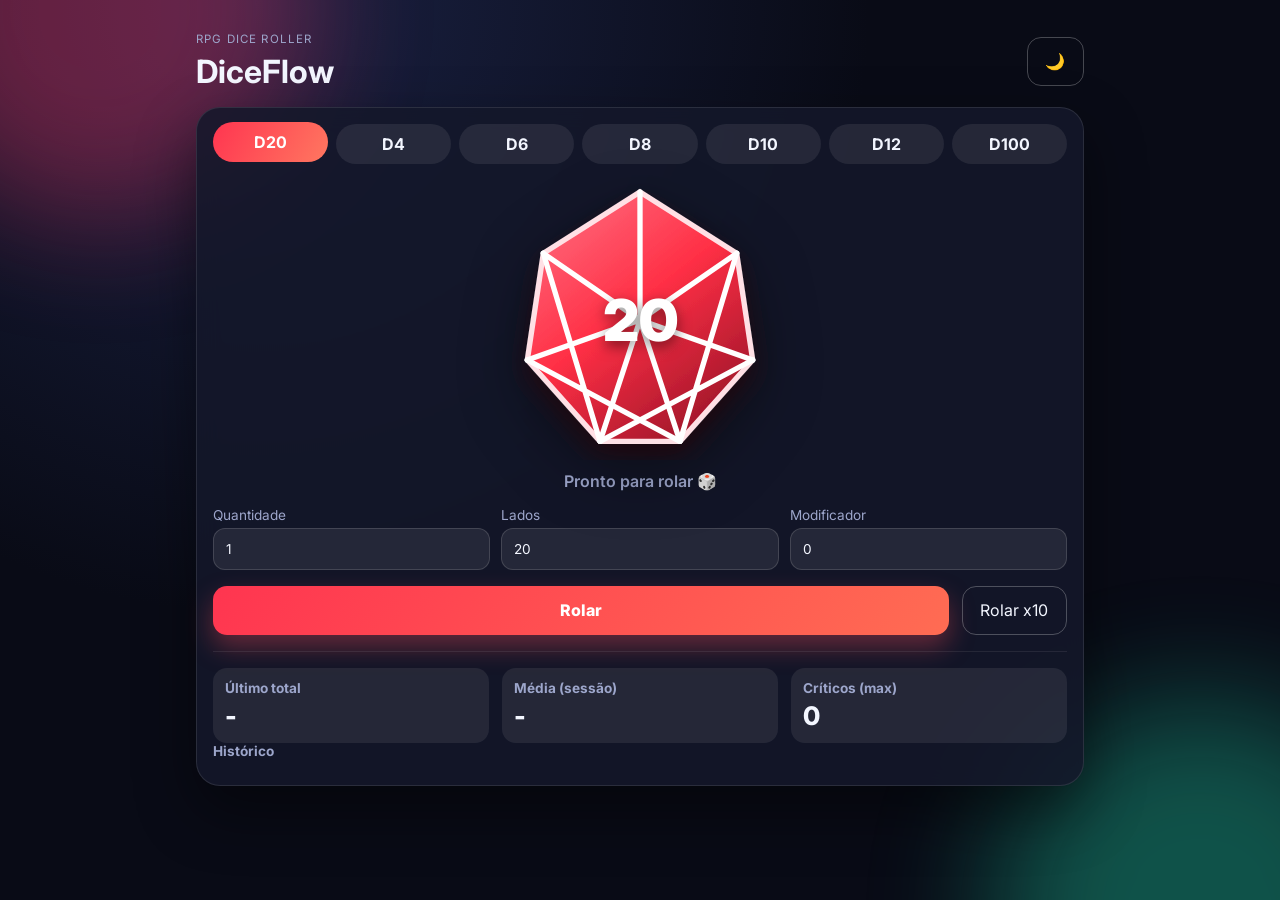
<file: index.html>
<!DOCTYPE html>
<html lang="pt-BR">
  <head>
    <meta charset="UTF-8" />
    <meta name="viewport" content="width=device-width, initial-scale=1.0" />
    <title>DiceFlow • Rolador de Dados RPG</title>
    <link rel="preconnect" href="https://fonts.googleapis.com" />
    <link rel="preconnect" href="https://fonts.gstatic.com" crossorigin />
    <link
      href="https://fonts.googleapis.com/css2?family=Inter:wght@400;600;700;800;900&display=swap"
      rel="stylesheet"
    />
    <link rel="stylesheet" href="styles.css" />
  </head>
  <body>
    <div class="bg-orb orb-a"></div>
    <div class="bg-orb orb-b"></div>

    <div class="app-shell">
      <header class="topbar">
        <div>
          <p class="eyebrow">RPG Dice Roller</p>
          <h1>DiceFlow</h1>
        </div>
        <button id="themeToggle" class="ghost-btn" aria-label="Alternar tema">🌙</button>
      </header>

      <main class="card">
        <section class="dice-shortcuts" aria-label="Tipos de dado">
          <button class="chip active" data-sides="20">D20</button>
          <button class="chip" data-sides="4">D4</button>
          <button class="chip" data-sides="6">D6</button>
          <button class="chip" data-sides="8">D8</button>
          <button class="chip" data-sides="10">D10</button>
          <button class="chip" data-sides="12">D12</button>
          <button class="chip" data-sides="100">D100</button>
        </section>

        <section class="board">
          <div class="die-wrapper">
            <div id="dieStage" class="die-stage">
              <img src="assets/d20.svg" alt="Dado D20" class="die-image" />
              <div id="die" class="die-value">20</div>
            </div>
            <p id="status" class="status">Pronto para rolar 🎲</p>
          </div>

          <div class="controls">
            <label>
              Quantidade
              <input id="count" type="number" min="1" max="20" value="1" />
            </label>
            <label>
              Lados
              <input id="sides" type="number" min="2" max="1000" value="20" />
            </label>
            <label>
              Modificador
              <input id="modifier" type="number" min="-100" max="100" value="0" />
            </label>
          </div>

          <div class="actions">
            <button id="rollBtn" class="roll-btn">Rolar</button>
            <button id="multiBtn" class="ghost-btn">Rolar x10</button>
          </div>

          <section class="results" aria-live="polite">
            <div class="result-grid">
              <article>
                <h2>Último total</h2>
                <p id="lastTotal" class="big">-</p>
              </article>
              <article>
                <h2>Média (sessão)</h2>
                <p id="avg" class="big">-</p>
              </article>
              <article>
                <h2>Críticos (max)</h2>
                <p id="crit" class="big">0</p>
              </article>
            </div>
            <h3>Histórico</h3>
            <ul id="history" class="history"></ul>
          </section>
        </section>
      </main>
    </div>

    <script src="app.js"></script>
  </body>
</html>
</file>
<file: styles.css>
:root {
  --bg: #090b16;
  --card: rgba(20, 24, 42, 0.86);
  --card-2: rgba(255, 255, 255, 0.08);
  --text: #f3f6ff;
  --muted: #9da6cb;
  --accent: #ff3550;
  --accent-2: #57f3c0;
  --shadow: 0 25px 60px rgba(0, 0, 0, 0.46);
}

body.light {
  --bg: #eff2ff;
  --card: rgba(255, 255, 255, 0.9);
  --card-2: rgba(9, 20, 63, 0.08);
  --text: #162347;
  --muted: #5f698f;
  --accent: #de1e43;
  --accent-2: #13c48f;
  --shadow: 0 25px 55px rgba(66, 74, 117, 0.25);
}

* {
  box-sizing: border-box;
}

body {
  margin: 0;
  min-height: 100vh;
  font-family: 'Inter', system-ui, sans-serif;
  color: var(--text);
  background: radial-gradient(circle at 20% 0, #1a2143, var(--bg) 45%);
  position: relative;
  overflow-x: hidden;
}

.bg-orb {
  position: fixed;
  width: 420px;
  height: 420px;
  border-radius: 50%;
  filter: blur(62px);
  z-index: -1;
  opacity: 0.35;
}

.orb-a {
  background: #f93260;
  top: -200px;
  left: -110px;
  animation: floatOrb 7s ease-in-out infinite;
}

.orb-b {
  background: #1fd8aa;
  right: -130px;
  bottom: -220px;
  animation: floatOrb 8.5s ease-in-out infinite reverse;
}

@keyframes floatOrb {
  0%,
  100% {
    transform: translateY(0) scale(1);
  }
  50% {
    transform: translateY(18px) scale(1.05);
  }
}

.app-shell {
  max-width: 920px;
  margin: 0 auto;
  padding: 2rem 1rem 2.5rem;
}

.topbar {
  display: flex;
  justify-content: space-between;
  align-items: center;
  margin-bottom: 1rem;
}

.eyebrow {
  margin: 0;
  letter-spacing: 0.1em;
  font-size: 0.72rem;
  text-transform: uppercase;
  color: var(--muted);
}

h1 {
  margin: 0.35rem 0 0;
  font-size: 2rem;
}

.card {
  background: var(--card);
  backdrop-filter: blur(12px);
  border-radius: 24px;
  box-shadow: var(--shadow);
  border: 1px solid rgba(255, 255, 255, 0.1);
  padding: 1rem;
}

.dice-shortcuts {
  display: grid;
  grid-template-columns: repeat(7, minmax(52px, 1fr));
  gap: 0.5rem;
}

.chip,
button,
input {
  font: inherit;
}

.chip {
  border: 0;
  background: var(--card-2);
  color: var(--text);
  padding: 0.65rem 0.25rem;
  border-radius: 999px;
  font-weight: 700;
  cursor: pointer;
  transition: transform 0.25s ease, background 0.25s ease;
}

.chip:hover,
.chip.active {
  background: linear-gradient(120deg, var(--accent), #ff7760);
  color: #fff;
  transform: translateY(-2px);
}

.board {
  margin-top: 1rem;
  display: grid;
  gap: 1rem;
}

.die-wrapper {
  text-align: center;
  display: grid;
  gap: 0.65rem;
}

.die-stage {
  width: min(280px, 80vw);
  aspect-ratio: 1;
  margin: 0 auto;
  position: relative;
  display: grid;
  place-items: center;
  transform-style: preserve-3d;
}

.die-stage::before {
  content: '';
  position: absolute;
  inset: 18%;
  border-radius: 50%;
  background: radial-gradient(circle, rgba(255, 56, 85, 0.45), transparent 65%);
  filter: blur(18px);
  z-index: 0;
}

.die-image {
  width: 100%;
  height: 100%;
  object-fit: contain;
  z-index: 2;
  filter: drop-shadow(0 20px 32px rgba(0, 0, 0, 0.4));
  animation: idleSpin 6s ease-in-out infinite;
}

.die-value {
  position: absolute;
  z-index: 3;
  color: #fff;
  font-size: clamp(2rem, 6vw, 3.6rem);
  font-weight: 900;
  text-shadow: 0 5px 14px rgba(0, 0, 0, 0.5);
  user-select: none;
}

.die-stage.rolling .die-image {
  animation: throwSpin 800ms cubic-bezier(0.15, 0.85, 0.2, 1.1) 1;
}

.die-stage.rolling .die-value {
  animation: pulseValue 800ms ease-out;
}

@keyframes idleSpin {
  0%,
  100% {
    transform: rotate(-6deg) translateY(0);
  }
  50% {
    transform: rotate(6deg) translateY(-6px);
  }
}

@keyframes throwSpin {
  0% {
    transform: rotateZ(0) rotateY(0) scale(0.8);
  }
  40% {
    transform: rotateZ(220deg) rotateY(360deg) scale(1.15);
  }
  70% {
    transform: rotateZ(320deg) rotateY(620deg) scale(0.96);
  }
  100% {
    transform: rotateZ(360deg) rotateY(720deg) scale(1);
  }
}

@keyframes pulseValue {
  0% { opacity: 0.35; transform: scale(0.7); }
  40% { opacity: 1; transform: scale(1.1); }
  100% { opacity: 1; transform: scale(1); }
}

.status {
  margin: 0;
  color: var(--muted);
  font-weight: 600;
}

.controls {
  display: grid;
  grid-template-columns: repeat(3, minmax(120px, 1fr));
  gap: 0.7rem;
}

label {
  display: grid;
  gap: 0.3rem;
  font-size: 0.85rem;
  color: var(--muted);
}

input {
  width: 100%;
  background: var(--card-2);
  color: var(--text);
  border: 1px solid rgba(255, 255, 255, 0.14);
  border-radius: 12px;
  padding: 0.75rem;
}

.actions {
  display: flex;
  gap: 0.8rem;
}

.roll-btn {
  border: 0;
  border-radius: 14px;
  background: linear-gradient(130deg, var(--accent), #ff6c53);
  color: #fff;
  font-weight: 800;
  padding: 0.9rem 1.2rem;
  flex: 1;
  cursor: pointer;
  box-shadow: 0 12px 26px rgba(255, 74, 92, 0.35);
}

.ghost-btn {
  border: 1px solid rgba(255, 255, 255, 0.25);
  background: transparent;
  color: var(--text);
  border-radius: 14px;
  padding: 0.85rem 1.1rem;
  cursor: pointer;
}

.results {
  border-top: 1px solid rgba(255, 255, 255, 0.08);
  padding-top: 1rem;
}

.result-grid {
  display: grid;
  grid-template-columns: repeat(3, minmax(100px, 1fr));
  gap: 0.8rem;
}

.result-grid article {
  background: var(--card-2);
  border-radius: 14px;
  padding: 0.75rem;
}

h2,
h3 {
  margin: 0;
  font-size: 0.85rem;
  color: var(--muted);
}

.big {
  margin: 0.25rem 0 0;
  font-size: 1.6rem;
  font-weight: 800;
  color: var(--text);
}

.history {
  list-style: none;
  margin: 0.65rem 0 0;
  padding: 0;
  max-height: 170px;
  overflow: auto;
  display: grid;
  gap: 0.4rem;
}

.history li {
  display: flex;
  justify-content: space-between;
  align-items: center;
  padding: 0.6rem 0.7rem;
  border-radius: 10px;
  background: var(--card-2);
  font-size: 0.9rem;
}

@media (max-width: 640px) {
  .dice-shortcuts {
    grid-template-columns: repeat(4, minmax(54px, 1fr));
  }

  .controls,
  .result-grid {
    grid-template-columns: 1fr;
  }

  .actions {
    flex-direction: column;
  }
}
</file>
